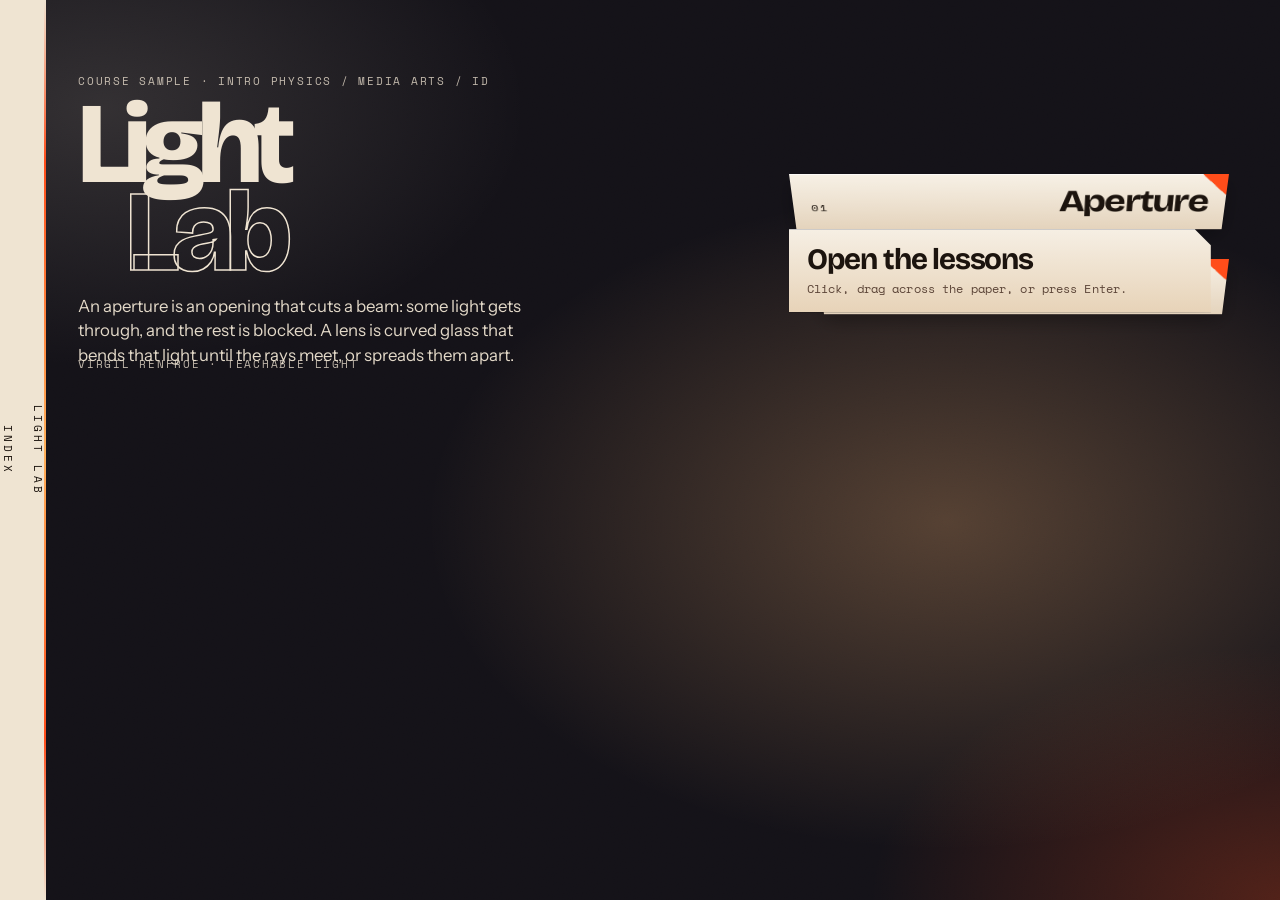
<file: index.html>
<!DOCTYPE html>
<html lang="en">
<head>
<meta charset="utf-8" />
<meta name="viewport" content="width=device-width, initial-scale=1, viewport-fit=cover" />
<meta name="description" content="An aperture is an opening that cuts a beam: some light gets through, and the rest is blocked. A lens is curved glass that bends that light until the rays meet, or spreads them apart." />
<meta property="og:title" content="Light Lab" />
<meta property="og:description" content="A beam is cut by an aperture, then bent by a lens until the rays meet." />
<meta property="og:image" content="https://virgilrenfroe.github.io/light-lab/og.png" />
<meta property="og:image:width" content="1200" />
<meta property="og:image:height" content="628" />
<meta property="og:image:alt" content="A beam is cut by an aperture, then bent by a lens until the rays meet." />
<meta property="og:url" content="https://virgilrenfroe.github.io/light-lab/" />
<meta property="og:type" content="website" />
<meta name="twitter:card" content="summary_large_image" />
<meta name="twitter:title" content="Light Lab" />
<meta name="twitter:description" content="A beam is cut by an aperture, then bent by a lens until the rays meet." />
<meta name="twitter:image" content="https://virgilrenfroe.github.io/light-lab/og.png" />
<meta name="theme-color" content="#09080c" />
<title>Light Lab</title>
<link rel="preconnect" href="https://fonts.googleapis.com" />
<link rel="preconnect" href="https://fonts.gstatic.com" crossorigin />
<link href="https://fonts.googleapis.com/css2?family=Bricolage+Grotesque:opsz,wght@12..96,200..800&family=Instrument+Sans:ital,wght@0,400..700;1,400..700&family=Space+Mono:wght@400;700&display=swap" rel="stylesheet" />
<link rel="stylesheet" href="./lab.css" />
<script data-hub="1">
(function () {
  var q = new URLSearchParams(location.search);
  var root = document.documentElement;
  var still = q.has('still') || matchMedia('(prefers-reduced-motion: reduce)').matches;
  if (still) root.classList.add('is-still');
  else if (document.currentScript && document.currentScript.getAttribute('data-hub') === '1') root.classList.add('is-locked');
  if (q.has('embed')) root.classList.add('embed');
  if (q.has('wall') || q.get('opaque') === '1') root.classList.add('wall');
})();
</script>
</head>
<body class="page-hub">
<a class="skip" href="#modules">Skip to lessons</a>
<div class="grain" aria-hidden="true"></div>
<div class="spine" aria-hidden="true">
  <span class="spine-mark">Light Lab</span>
  <span class="spine-idx">Index</span>
</div>
<div class="sheet">
  <header class="mast">
    <p class="eyebrow">Course sample · intro physics / media arts / ID</p>
    <h1 class="mast-title">
      <span>Light</span>
      <span class="ghost">Lab</span>
    </h1>
    <p class="deck">An aperture is an opening that cuts a beam: some light gets through, and the rest is blocked. A lens is curved glass that bends that light until the rays meet, or spreads them apart.</p>
  </header>
  <div class="stack" id="modules">
    <button class="seal" id="seal" type="button" aria-expanded="false">
      <span class="seal-heat" aria-hidden="true"></span>
      <span class="seal-title">Open the lessons</span>
      <span class="seal-hint">Click, drag across the paper, or press Enter.</span>
    </button>
    <ol class="folios">
      <li>
        <a class="folio folio-a" href="aperture.html" data-lab>
          <span class="folio-top">
            <span class="folio-idx">01</span>
            <span class="folio-name">Aperture</span>
          </span>
          <span class="folio-tag">occlusion → volumetric shafts</span>
          <span class="folio-tag">refraction → caustic pool</span>
          <span class="folio-go">Open the room</span>
          <span class="dogear" aria-hidden="true"></span>
        </a>
      </li>
      <li>
        <a class="folio folio-b" href="lens.html" data-lab>
          <span class="folio-top">
            <span class="folio-idx">02</span>
            <span class="folio-name">Lenses</span>
          </span>
          <span class="folio-tag">refraction → focus</span>
          <span class="folio-tag">lens shape → ray bend</span>
          <span class="folio-go">Open the bench</span>
          <span class="dogear" aria-hidden="true"></span>
        </a>
      </li>
    </ol>
  </div>
  <p class="colophon">Virgil Renfroe · teachable light</p>
</div>
<script src="./frame.js"></script>
</body>
</html>
</file>
<file: lab.css>
:root {
  --font-display: "Bricolage Grotesque", "Arial Narrow", sans-serif;
  --font-sans: "Instrument Sans", "Avenir Next", sans-serif;
  --font-mono: "Space Mono", "Courier New", monospace;
  --ink: #09080c;
  --night: #07060c;
  --paper: #efe4d2;
  --paper-deep: #e4d3bc;
  --ink-on-paper: #1c140e;
  --mute: rgba(239, 228, 210, 0.66);
  --ember: #ff4d1a;
  --ember-hot: #ffb15a;
  --gold: #f0c24b;
  --ash: #8a7d70;
  --char: #16110e;
}

* { box-sizing: border-box; }

html { height: 100%; }

html, body {
  margin: 0;
  background: var(--ink);
  color: var(--paper);
  font-family: var(--font-sans);
  color-scheme: dark;
}

body.page-lesson {
  height: 100%;
  overflow: hidden;
  touch-action: none;
  overscroll-behavior: none;
  background: #07060c;
}

body.page-hub {
  min-height: 100%;
  overflow-x: hidden;
  touch-action: manipulation;
  background:
    radial-gradient(ellipse 48% 42% at 100% 100%, rgba(255, 77, 26, 0.18), transparent 62%),
    radial-gradient(ellipse 30% 28% at 0% 0%, rgba(240, 194, 75, 0.06), transparent 70%),
    var(--ink);
}

::selection { background: var(--ember); color: var(--char); }

a:focus-visible,
button:focus-visible,
.rail:focus-visible,
.world summary:focus-visible {
  outline: 2px solid var(--ember);
  outline-offset: 3px;
}

.skip {
  position: absolute;
  left: -999px;
  top: 0;
  z-index: 20;
  background: var(--paper);
  color: var(--ink-on-paper);
  padding: 8px 12px;
  font-family: var(--font-mono);
  font-size: 12px;
}

.skip:focus { left: 72px; top: 12px; }

#stage { position: fixed; inset: 0; z-index: 0; }
#stage canvas { display: block; width: 100%; height: 100%; }

.stage-fade {
  position: fixed;
  inset: 0;
  z-index: 1;
  pointer-events: none;
  background: radial-gradient(ellipse 68% 60% at 54% 46%, transparent 36%, rgba(0, 0, 0, 0.42) 100%);
}

.grain {
  position: fixed;
  inset: 0;
  z-index: 1;
  pointer-events: none;
  opacity: 0.045;
  mix-blend-mode: overlay;
  background-image: url("data:image/svg+xml;utf8,<svg xmlns='http://www.w3.org/2000/svg' width='160' height='160'><filter id='n'><feTurbulence type='fractalNoise' baseFrequency='0.8' numOctaves='2' stitchTiles='stitch'/></filter><rect width='100%' height='100%' filter='url(%23n)'/></svg>");
}

.spine {
  position: fixed;
  z-index: 5;
  left: 0;
  top: 0;
  bottom: 0;
  width: 46px;
  display: flex;
  flex-direction: column;
  justify-content: space-between;
  align-items: center;
  padding: max(16px, env(safe-area-inset-top)) 0 max(16px, env(safe-area-inset-bottom));
  background: var(--paper);
  color: var(--ink-on-paper);
  writing-mode: vertical-rl;
  pointer-events: none;
}

.spine span {
  font-family: var(--font-mono);
  font-size: 11px;
  letter-spacing: 0.28em;
  text-transform: uppercase;
}

.spine-idx { letter-spacing: 0.18em; }

.spine::after {
  content: "";
  position: absolute;
  top: 0;
  right: 0;
  bottom: 0;
  width: 2px;
  background: linear-gradient(transparent, var(--ember) 18%, var(--ember-hot) 50%, var(--ember) 82%, transparent);
}

.lesson-head {
  position: fixed;
  z-index: 4;
  top: max(18px, env(safe-area-inset-top));
  left: max(64px, calc(env(safe-area-inset-left) + 58px));
  pointer-events: none;
  max-width: min(42ch, calc(100vw - 220px));
}

.lesson-head .kicker {
  margin: 0 0 8px 14%;
  font-family: var(--font-mono);
  font-size: 11px;
  letter-spacing: 0.18em;
  text-transform: uppercase;
  color: var(--mute);
}

.lesson-head h1 {
  margin: 0;
  font-family: var(--font-display);
  font-optical-sizing: auto;
  font-weight: 740;
  font-size: clamp(3.3rem, 6.4vw, 6rem);
  line-height: 0.84;
  letter-spacing: -0.06em;
  animation: wipe 0.75s cubic-bezier(.16, .84, .28, 1) both;
}

.define {
  margin: 14px 0 0;
  max-width: 38ch;
  padding: 12px 14px 13px;
  background: linear-gradient(180deg, rgba(247, 241, 230, 0.96), rgba(228, 211, 188, 0.96));
  color: var(--ink-on-paper);
  font-size: 15px;
  line-height: 1.45;
  box-shadow: 0 12px 28px rgba(0, 0, 0, 0.32);
  pointer-events: auto;
}

.jumps {
  position: fixed;
  z-index: 5;
  top: max(16px, env(safe-area-inset-top));
  right: max(16px, env(safe-area-inset-right));
  display: flex;
  gap: 16px;
  pointer-events: auto;
}

.jumps a {
  color: var(--paper);
  font-family: var(--font-mono);
  font-size: 11px;
  letter-spacing: 0.16em;
  text-transform: uppercase;
  text-decoration: none;
  border-bottom: 1px solid rgba(255, 77, 26, 0.85);
  padding-bottom: 3px;
}

.jumps a:hover { color: var(--ember-hot); }

.stamps {
  position: fixed;
  z-index: 4;
  top: max(52px, calc(env(safe-area-inset-top) + 36px));
  right: max(16px, env(safe-area-inset-right));
  display: flex;
  flex-direction: column;
  align-items: flex-end;
  gap: 8px;
  pointer-events: none;
}

.stamp {
  margin: 0;
  font-family: var(--font-mono);
  font-size: 10px;
  letter-spacing: 0.14em;
  text-transform: uppercase;
  color: var(--ember-hot);
  border: 1px solid rgba(255, 77, 26, 0.7);
  outline: 1px solid rgba(255, 77, 26, 0.28);
  outline-offset: 2px;
  padding: 5px 7px;
  transform: rotate(-1.5deg);
  background: transparent;
}

.stamp + .stamp { transform: rotate(1.4deg); }

.dock {
  position: fixed;
  inset: 0;
  z-index: 3;
  pointer-events: none;
}

.ticket {
  position: absolute;
  display: flex;
  flex-direction: column;
  left: max(62px, calc(env(safe-area-inset-left) + 56px));
  bottom: max(16px, env(safe-area-inset-bottom));
  width: min(430px, calc(100% - 210px));
  max-height: min(46vh, 420px);
  padding: 16px 18px 14px;
  background: linear-gradient(180deg, #f7f1e6 0%, var(--paper) 40%, var(--paper-deep) 100%);
  color: var(--ink-on-paper);
  pointer-events: auto;
  box-shadow:
    0 1px 0 rgba(255, 255, 255, 0.65) inset,
    10px 22px 40px rgba(0, 0, 0, 0.38);
  transform-origin: 0% 100%;
  animation: unfold 0.95s cubic-bezier(.16, .84, .28, 1) 0.05s both;
  overflow: hidden;
}

.ticket h2 {
  margin: 0;
  font-family: var(--font-display);
  font-weight: 700;
  font-size: 1.55rem;
  letter-spacing: -0.04em;
  line-height: 1;
}

.ticket-body {
  min-height: 0;
  overflow: auto;
}

.tags {
  display: flex;
  flex-wrap: wrap;
  gap: 6px 14px;
  margin: 0 0 10px;
}

.tag {
  font-family: var(--font-mono);
  font-size: 11px;
  letter-spacing: 0.02em;
  color: #8d2c12;
  border-bottom: 1px solid var(--ember);
  padding-bottom: 2px;
}

.note,
.readout {
  margin: 10px 0 0;
  font-size: 13px;
  line-height: 1.45;
  color: #3a3128;
}

.note a { color: #8d2c12; }

.readout {
  font-family: var(--font-mono);
  font-size: 11px;
  line-height: 1.45;
  color: #3a2a22;
}

.keys {
  flex: 0 0 auto;
  margin: 12px 0 0;
  padding-top: 8px;
  border-top: 1px solid rgba(28, 20, 14, 0.16);
  font-family: var(--font-mono);
  font-size: 10px;
  letter-spacing: 0.12em;
  text-transform: uppercase;
  color: #5c5148;
}

.keys strong { color: var(--ink-on-paper); font-weight: 400; }

.world {
  flex: 0 0 auto;
  margin: 12px 0 0;
  border-top: 1px solid rgba(28, 20, 14, 0.16);
  padding-top: 8px;
}

.world-copy {
  max-height: min(18vh, 160px);
  overflow: auto;
}

.world summary {
  display: flex;
  align-items: center;
  gap: 8px;
  font-family: var(--font-mono);
  font-size: 10px;
  letter-spacing: 0.12em;
  text-transform: uppercase;
  color: #5c5148;
  cursor: pointer;
  list-style: none;
}

.world summary::-webkit-details-marker { display: none; }

.world summary::before {
  content: "";
  flex: 0 0 auto;
  width: 6px;
  height: 6px;
  border-right: 1.5px solid var(--ember);
  border-bottom: 1.5px solid var(--ember);
  transform: translateY(-2px) rotate(45deg);
}

.world[open] summary::before {
  transform: translateY(1px) rotate(-135deg);
}

.world p {
  margin: 8px 0 0;
  font-size: 13px;
  line-height: 1.45;
  color: #3a3128;
}

.ticket:has(.world[open]) {
  max-height: min(58vh, 540px);
}

.ticket .burn {
  position: absolute;
  left: 0;
  right: 0;
  bottom: 0;
  height: 14px;
  background: linear-gradient(90deg, transparent 0%, #2a110c 12%, var(--ember) 42%, #ffe1b0 52%, transparent 72%);
  transform-origin: left center;
  animation: sear 1.05s ease 0.08s both;
  pointer-events: none;
}

.dogear {
  position: absolute;
  top: 0;
  right: 0;
  width: 26px;
  height: 26px;
  background: linear-gradient(225deg, var(--ember) 0 50%, #d9cbb8 50% 100%);
  clip-path: polygon(100% 0, 0 0, 100% 100%);
  pointer-events: none;
}

.shape {
  position: absolute;
  right: max(16px, env(safe-area-inset-right));
  top: 50%;
  transform: translateY(-52%);
  width: 96px;
  display: flex;
  flex-direction: column;
  gap: 8px;
  pointer-events: auto;
}

.modes { display: flex; flex-direction: column; }

.modes button {
  appearance: none;
  border: none;
  margin: 0;
  background: var(--paper-deep);
  color: var(--ink-on-paper);
  font-family: var(--font-mono);
  font-size: 10px;
  letter-spacing: 0.14em;
  text-transform: uppercase;
  padding: 10px 8px;
  cursor: pointer;
  text-align: left;
}

.modes button + button { border-top: 1px solid rgba(28, 20, 14, 0.16); }

.modes button[aria-pressed="true"] {
  background: var(--char);
  color: var(--paper);
  box-shadow: inset 3px 0 0 var(--ember);
}

.rail {
  --t: 0.47;
  display: flex;
  flex-direction: column;
  align-items: center;
  gap: 8px;
  height: min(38vh, 280px);
  min-height: 160px;
  padding: 8px 6px;
  background: var(--paper);
  color: var(--ink-on-paper);
  cursor: ns-resize;
  touch-action: none;
}

.rail-name {
  font-family: var(--font-mono);
  font-size: 10px;
  letter-spacing: 0.12em;
  text-transform: uppercase;
  writing-mode: vertical-rl;
}

.rail-groove {
  position: relative;
  flex: 1;
  width: 10px;
  background: var(--char);
}

.rail-fill {
  position: absolute;
  left: 0;
  right: 0;
  bottom: 0;
  height: calc(var(--t) * 100%);
  background: linear-gradient(var(--ember-hot), var(--ember));
}

.rail-knob {
  position: absolute;
  left: 50%;
  bottom: calc(var(--t) * (100% - 16px));
  width: 16px;
  height: 16px;
  transform: translateX(-50%);
  background: var(--paper);
  border: 1px solid var(--ember);
  box-shadow: 0 0 0 3px rgba(255, 77, 26, 0.18);
}

.error {
  position: fixed;
  z-index: 9;
  left: 14px;
  right: 14px;
  bottom: 14px;
  display: none;
  background: #3a1212;
  color: #ffd6d6;
  padding: 12px 14px;
  white-space: pre-wrap;
  font-family: var(--font-mono);
  font-size: 12px;
}

/* Hub ---------------------------------------------------------------- */

.sheet {
  position: relative;
  min-height: 100%;
  padding: max(28px, env(safe-area-inset-top)) 28px 32px 78px;
}

.mast { position: relative; z-index: 1; max-width: min(42ch, 48vw); padding-top: 5vh; }

.eyebrow,
.colophon {
  font-family: var(--font-mono);
  font-size: 11px;
  letter-spacing: 0.16em;
  text-transform: uppercase;
  color: var(--mute);
}

.eyebrow { margin: 0 0 12px; }

.mast-title {
  margin: 0;
  font-family: var(--font-display);
  font-optical-sizing: auto;
  font-weight: 760;
  font-size: clamp(4.6rem, 9vw, 8.4rem);
  line-height: 0.76;
  letter-spacing: -0.065em;
}

.mast-title span { display: block; }

.mast-title .ghost {
  margin-left: 0.42em;
  color: transparent;
  -webkit-text-stroke: 1.5px var(--paper);
}

.deck {
  margin: 18px 0 0;
  max-width: 42ch;
  font-size: 1.05rem;
  line-height: 1.45;
  color: rgba(239, 228, 210, 0.92);
}

.stack {
  position: absolute;
  z-index: 2;
  right: max(28px, 4vw);
  bottom: 8vh;
  width: min(440px, 40vw);
}

.folios {
  list-style: none;
  margin: 0;
  padding: 0;
  display: grid;
  gap: 16px;
  perspective: 1200px;
}

.folio {
  position: relative;
  display: block;
  padding: 16px 18px 18px;
  text-decoration: none;
  color: var(--ink-on-paper);
  background: linear-gradient(180deg, #f7f1e6, var(--paper-deep));
  box-shadow:
    0 1px 0 rgba(255, 255, 255, 0.7) inset,
    0 14px 30px rgba(0, 0, 0, 0.22);
  transform-origin: top center;
  transform: perspective(1100px) rotateX(0deg);
  transition: transform 0.9s cubic-bezier(.16, .84, .28, 1);
}

.folio-b { margin-left: 28px; transition-delay: 0.12s; }

html.is-locked body.page-hub {
  background:
    radial-gradient(ellipse 58% 52% at 74% 58%, rgba(255, 186, 120, 0.28), transparent 70%),
    radial-gradient(ellipse 46% 40% at 8% 12%, rgba(239, 228, 210, 0.14), transparent 72%),
    radial-gradient(ellipse 50% 44% at 100% 100%, rgba(255, 77, 26, 0.26), transparent 64%),
    #141218;
}

html.is-locked .deck {
  color: rgba(239, 228, 210, 0.94);
}

html.is-locked .eyebrow,
html.is-locked .colophon {
  color: rgba(239, 228, 210, 0.78);
}

html.is-locked .folio {
  transform: perspective(1100px) rotateX(-34deg);
  transition: none;
  box-shadow:
    0 1px 0 rgba(255, 255, 255, 0.75) inset,
    0 10px 22px rgba(0, 0, 0, 0.28);
}

.folio-top {
  display: flex;
  justify-content: space-between;
  align-items: baseline;
  gap: 12px;
}

.folio-idx {
  font-family: var(--font-mono);
  font-size: 12px;
  letter-spacing: 0.16em;
}

.folio-name {
  font-family: var(--font-display);
  font-weight: 720;
  font-size: clamp(2rem, 3vw, 2.6rem);
  letter-spacing: -0.045em;
  line-height: 0.9;
}

.folio-tag,
.folio-go {
  display: block;
  opacity: 1;
  transition: opacity 0.4s ease 0.18s;
}

.folio-tag {
  margin-top: 8px;
  font-family: var(--font-mono);
  font-size: 12px;
  color: #8d2c12;
}

.folio-go {
  margin-top: 12px;
  font-family: var(--font-mono);
  font-size: 10px;
  letter-spacing: 0.16em;
  text-transform: uppercase;
}

html.is-locked .folio-tag,
html.is-locked .folio-go {
  opacity: 0;
  max-height: 0;
  margin: 0;
  overflow: hidden;
  transition: none;
}

.folio::before {
  content: "";
  position: absolute;
  left: 10px;
  right: 10px;
  top: 0;
  height: 2px;
  background: linear-gradient(90deg, transparent, var(--ember), #ffe1b0, transparent);
  transform: scaleX(0);
  transform-origin: left center;
  pointer-events: none;
}

html.is-open .folio::before { animation: sear 0.85s ease forwards; }
html.is-open .folio-b::before { animation-delay: 0.12s; }

.folio:hover { transform: perspective(1100px) rotateX(0deg) translateY(-3px); }
html.is-locked .folio:hover { transform: perspective(1100px) rotateX(-28deg); }

.seal {
  --strike: 0;
  position: absolute;
  z-index: 4;
  left: 0;
  right: 18px;
  top: 36%;
  overflow: hidden;
  width: auto;
  text-align: left;
  background: linear-gradient(180deg, #f6efe4 0%, #e7d3b8 100%);
  color: var(--ink-on-paper);
  border: none;
  padding: 16px 18px 15px;
  cursor: pointer;
  box-shadow:
    0 1px 0 rgba(255, 255, 255, 0.8) inset,
    0 18px 36px rgba(0, 0, 0, 0.38);
  clip-path: polygon(0 0, calc(100% - 16px) 0, 100% 16px, 100% 100%, 0 100%);
}

.seal-heat {
  position: absolute;
  inset: 0 auto 0 0;
  width: calc(var(--strike) * 100%);
  background: linear-gradient(90deg, rgba(255, 77, 26, 0.15) 0%, var(--ember) 70%, #ffe1b0 100%);
  mix-blend-mode: multiply;
  pointer-events: none;
}

.seal-title,
.seal-hint { position: relative; z-index: 1; display: block; }

.seal-title {
  margin-top: 0;
  font-family: var(--font-display);
  font-weight: 720;
  font-size: 1.85rem;
  letter-spacing: -0.04em;
  line-height: 0.95;
  color: var(--ink-on-paper);
}

.seal-hint {
  margin-top: 8px;
  font-family: var(--font-mono);
  font-size: 12px;
  letter-spacing: 0.01em;
  line-height: 1.35;
  text-transform: none;
  color: #5c4538;
}

html.is-open .seal {
  animation: char-away 0.7s ease forwards;
  pointer-events: none;
}

.colophon {
  margin: 28px 0 0;
  max-width: 42ch;
}

@media (min-width: 861px) {
  .colophon {
    position: absolute;
    left: 78px;
    bottom: max(20px, 3vh);
    margin: 0;
  }
}

/* Motion ------------------------------------------------------------- */

@keyframes wipe {
  from { clip-path: inset(0 0 100% 0); }
  to { clip-path: inset(0 0 0 0); }
}

@keyframes unfold {
  from { transform: perspective(800px) rotateX(64deg); opacity: 0; }
  to { transform: perspective(800px) rotateX(0deg); opacity: 1; }
}

@keyframes sear {
  from { transform: scaleX(0); }
  to { transform: scaleX(1); }
}

@keyframes char-away {
  0% { opacity: 1; clip-path: polygon(0 0, calc(100% - 16px) 0, 100% 16px, 100% 100%, 0 100%); filter: none; }
  40% { box-shadow: inset 0 0 28px var(--ember); }
  100% { opacity: 0; clip-path: inset(42% 0 42% 0); filter: blur(4px); }
}

html.is-still .ticket,
html.is-still .lesson-head h1,
html.is-still .folio,
html.is-still .folio::before,
html.is-still .ticket .burn,
html.is-still .seal {
  animation: none !important;
  transition: none !important;
}

html.is-still .ticket {
  transform: none;
  opacity: 1;
}

html.is-still .lesson-head h1 { clip-path: none; }

html.is-still .folio {
  transform: none;
}

html.is-still .folio-tag,
html.is-still .folio-go { opacity: 1; }

html.is-still .seal { display: none !important; }

html.is-still .folio::before,
html.is-still .ticket .burn { transform: scaleX(1); }

@media (prefers-reduced-motion: reduce) {
  .folio,
  .ticket,
  .lesson-head h1,
  .seal,
  .folio::before,
  .ticket .burn {
    animation: none !important;
    transition: none !important;
  }
  .folio { transform: none !important; }
  .folio-tag, .folio-go { opacity: 1 !important; }
  .seal { display: none !important; }
  .ticket { transform: none !important; opacity: 1 !important; }
  .lesson-head h1 { clip-path: none !important; }
  .folio::before,
  .ticket .burn { transform: scaleX(1) !important; }
}

/* Embed -------------------------------------------------------------- */

html.embed .spine,
html.embed .lesson-head,
html.embed .jumps,
html.embed .stamps,
html.embed .dock,
html.embed .grain,
html.embed .stage-fade,
html.embed .error { display: none !important; }

html.embed,
html.embed body { background: transparent !important; }

html.embed.wall,
html.embed.wall body { background: #07060c !important; }

/* Narrow ------------------------------------------------------------- */

@media (max-width: 860px) {
  .spine {
    writing-mode: horizontal-tb;
    flex-direction: row;
    width: auto;
    height: 42px;
    right: 0;
    bottom: auto;
    padding: 0 14px;
    padding-top: env(safe-area-inset-top);
    height: calc(42px + env(safe-area-inset-top));
  }

  .spine::after {
    top: auto;
    left: 0;
    right: 0;
    width: auto;
    height: 2px;
  }

  .lesson-head {
    top: calc(54px + env(safe-area-inset-top));
    left: 14px;
    max-width: calc(100vw - 28px);
  }

  .lesson-head h1 { font-size: 2.65rem; }

  .define {
    max-width: 40ch;
    font-size: 14px;
    padding: 10px 12px;
  }

  .jumps {
    top: calc(10px + env(safe-area-inset-top));
    gap: 12px;
  }

  .stamps { display: none; }

  .ticket,
  .ticket:has(.world[open]) {
    left: 12px;
    right: 12px;
    width: auto;
    bottom: calc(74px + env(safe-area-inset-bottom));
    max-height: 38vh;
    overflow: hidden;
  }

  .shape {
    top: auto;
    bottom: max(12px, env(safe-area-inset-bottom));
    left: 12px;
    right: 12px;
    width: auto;
    transform: none;
    flex-direction: row;
    align-items: stretch;
  }

  .modes { flex-direction: row; flex: 0 0 auto; }
  .modes button { text-align: center; padding: 12px 10px; }
  .modes button[aria-pressed="true"] { box-shadow: inset 0 -3px 0 var(--ember); }

  .rail {
    flex: 1;
    flex-direction: row;
    height: auto;
    min-height: 0;
    cursor: ew-resize;
  }

  .rail-name { writing-mode: horizontal-tb; }

  .rail-groove { width: auto; height: 10px; flex: 1; }

  .rail-fill {
    top: 0;
    bottom: 0;
    right: auto;
    width: calc(var(--t) * 100%);
    height: auto;
  }

  .rail-knob {
    top: 50%;
    bottom: auto;
    left: calc(var(--t) * (100% - 16px));
    transform: translateY(-50%);
  }

  .sheet { padding: calc(58px + env(safe-area-inset-top)) 16px 28px; }

  .mast { max-width: 46ch; padding-top: 12px; }

  .mast-title { font-size: clamp(4.2rem, 22vw, 6rem); }

  .mast-title .ghost { margin-left: 0.28em; }

  .stack {
    position: relative;
    right: auto;
    bottom: auto;
    width: auto;
    margin-top: 28px;
  }

  .folio-b { margin-left: 0; }

  .colophon { position: relative; left: auto; bottom: auto; }
}

@media (max-width: 860px) and (max-height: 700px) {
  .lesson-head h1 { font-size: 2.1rem; }
  .stamps { display: none; }
  .define { font-size: 13px; padding: 8px 10px; }
  .ticket,
  .ticket:has(.world[open]) { max-height: 32vh; }
  .world-copy { max-height: 14vh; }
}
</file>
